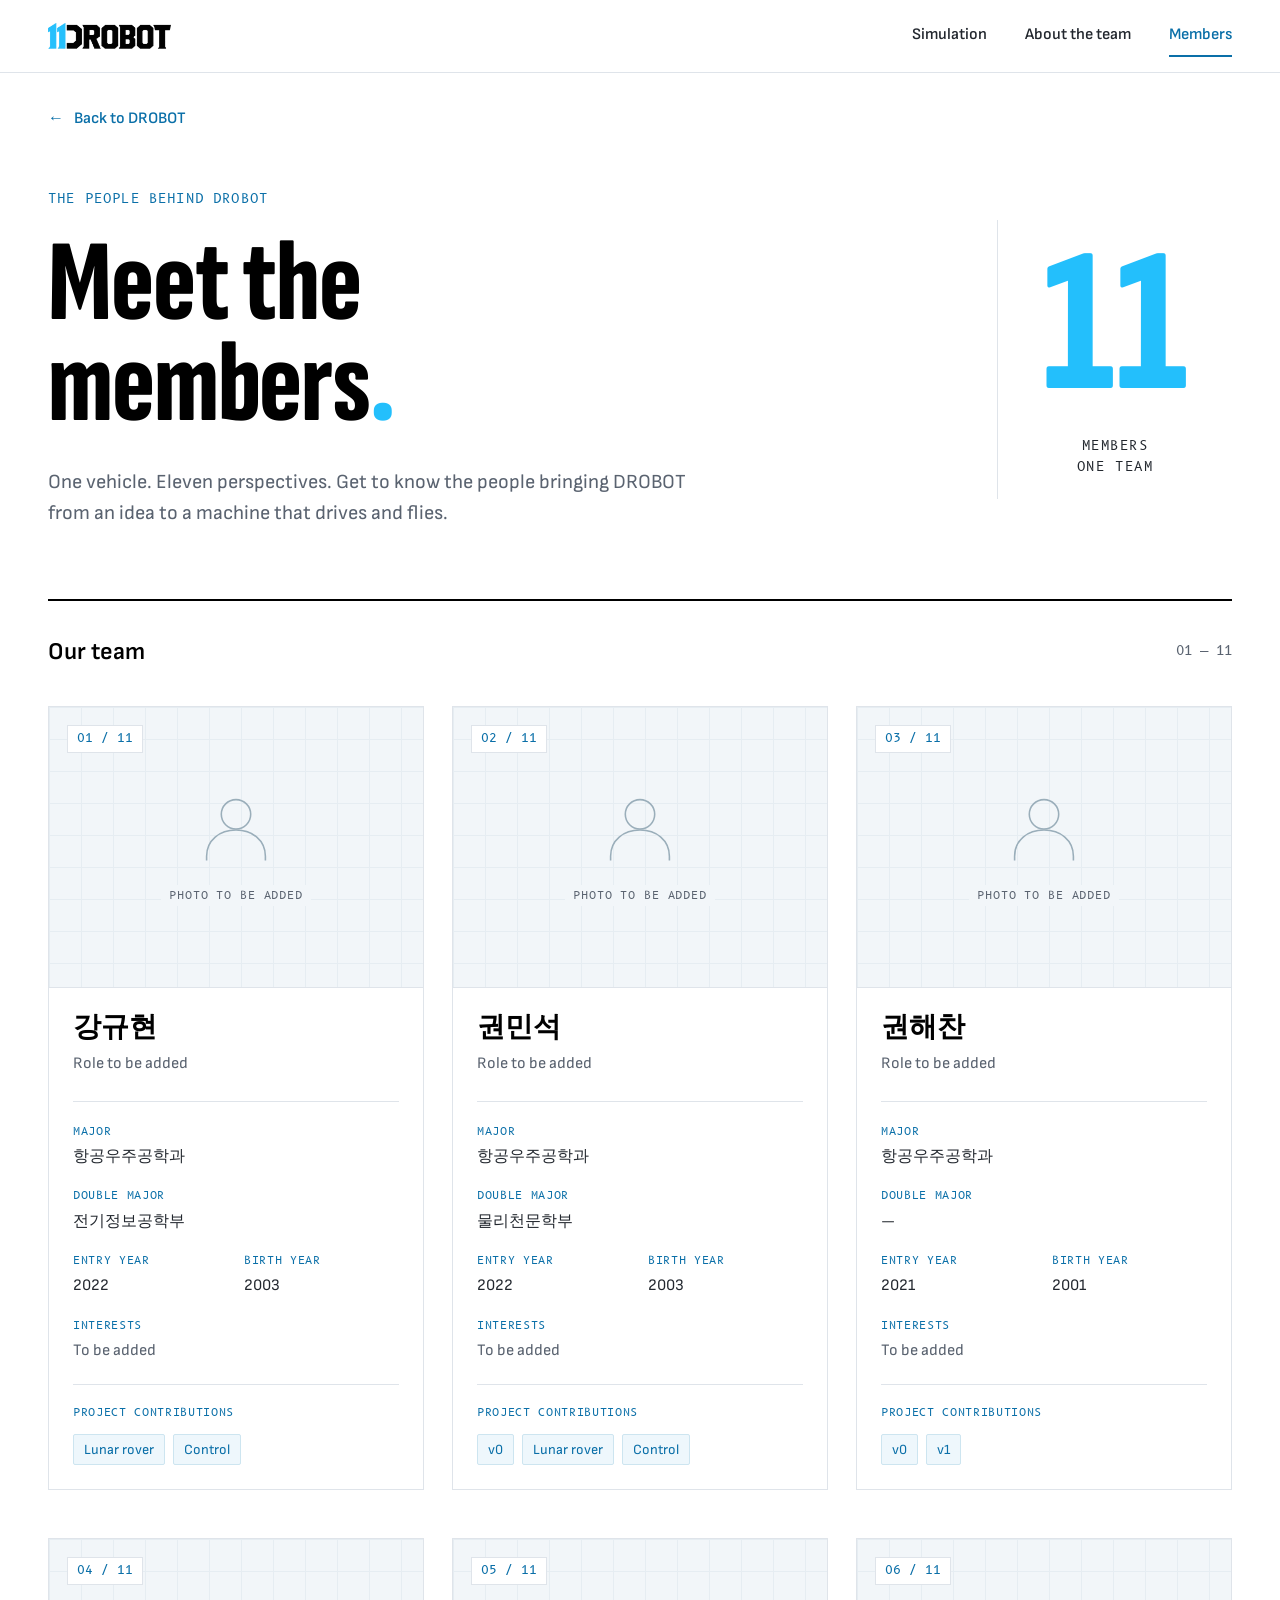
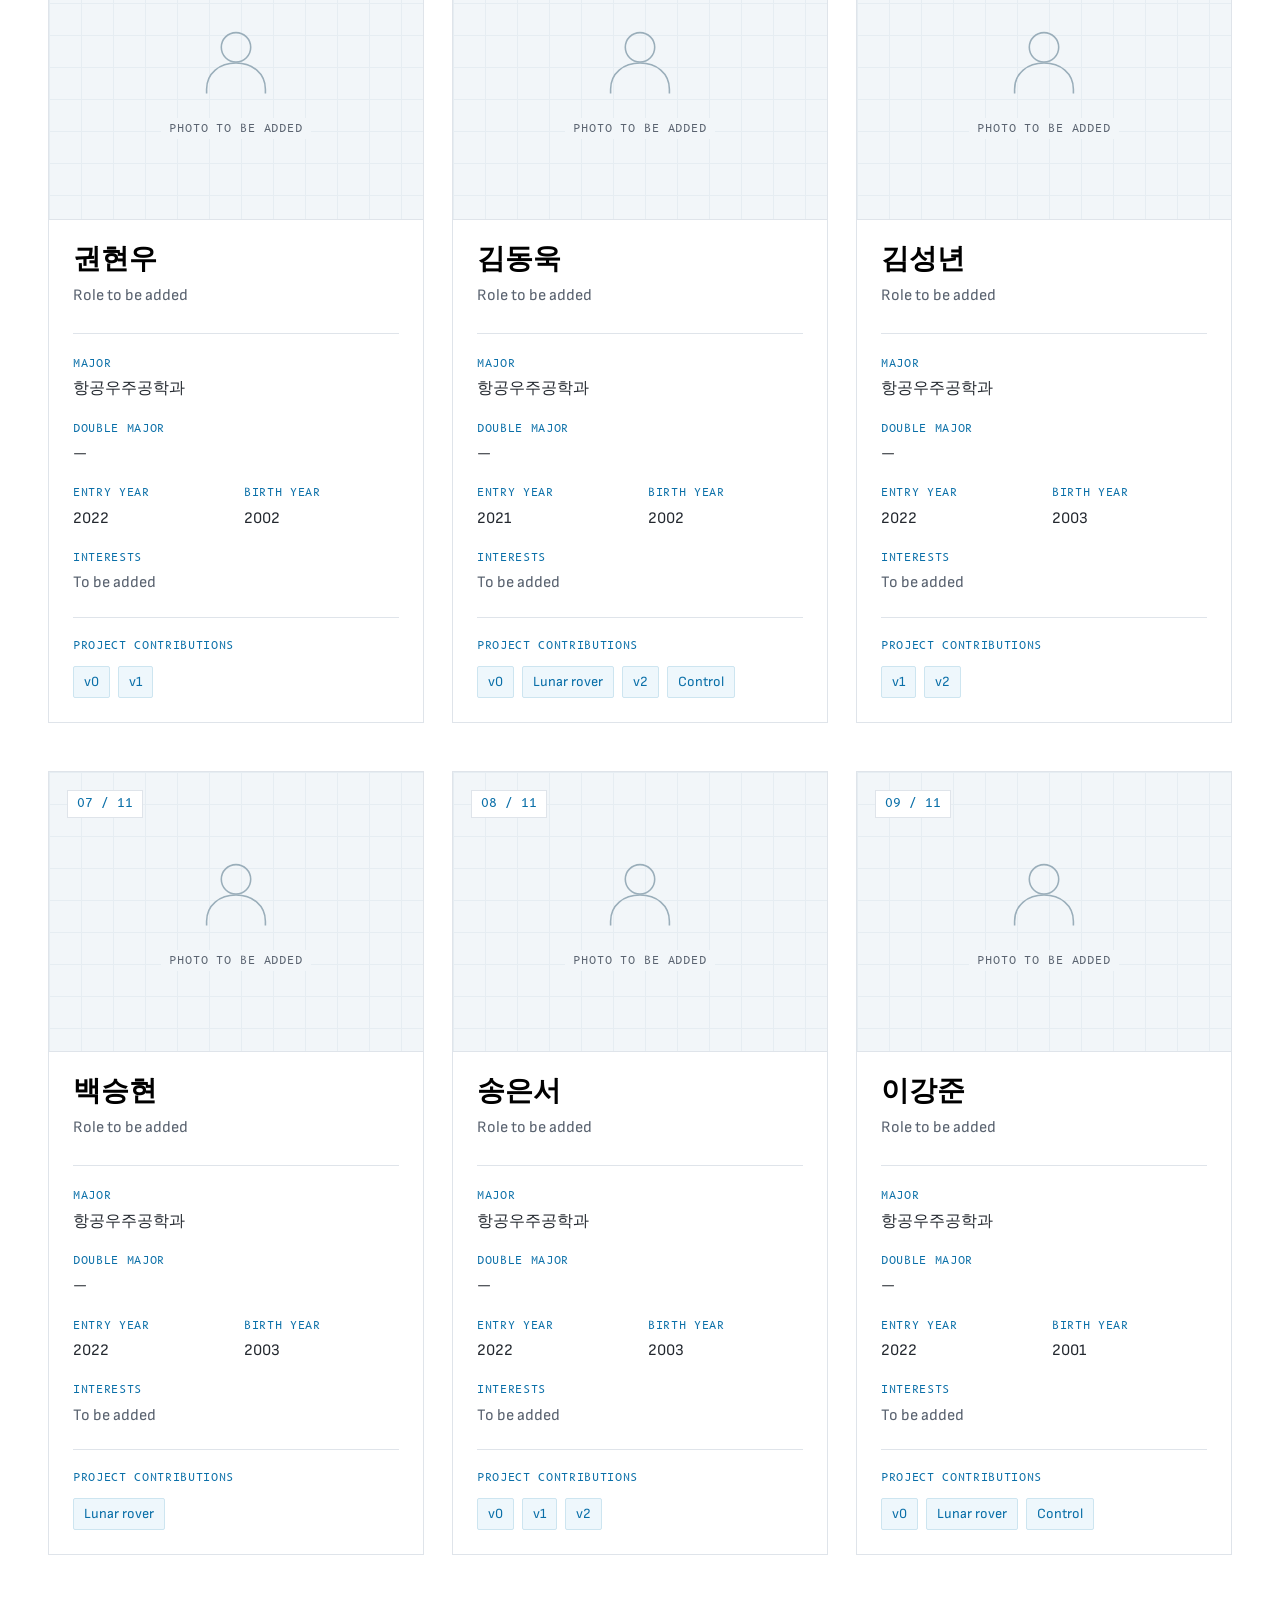
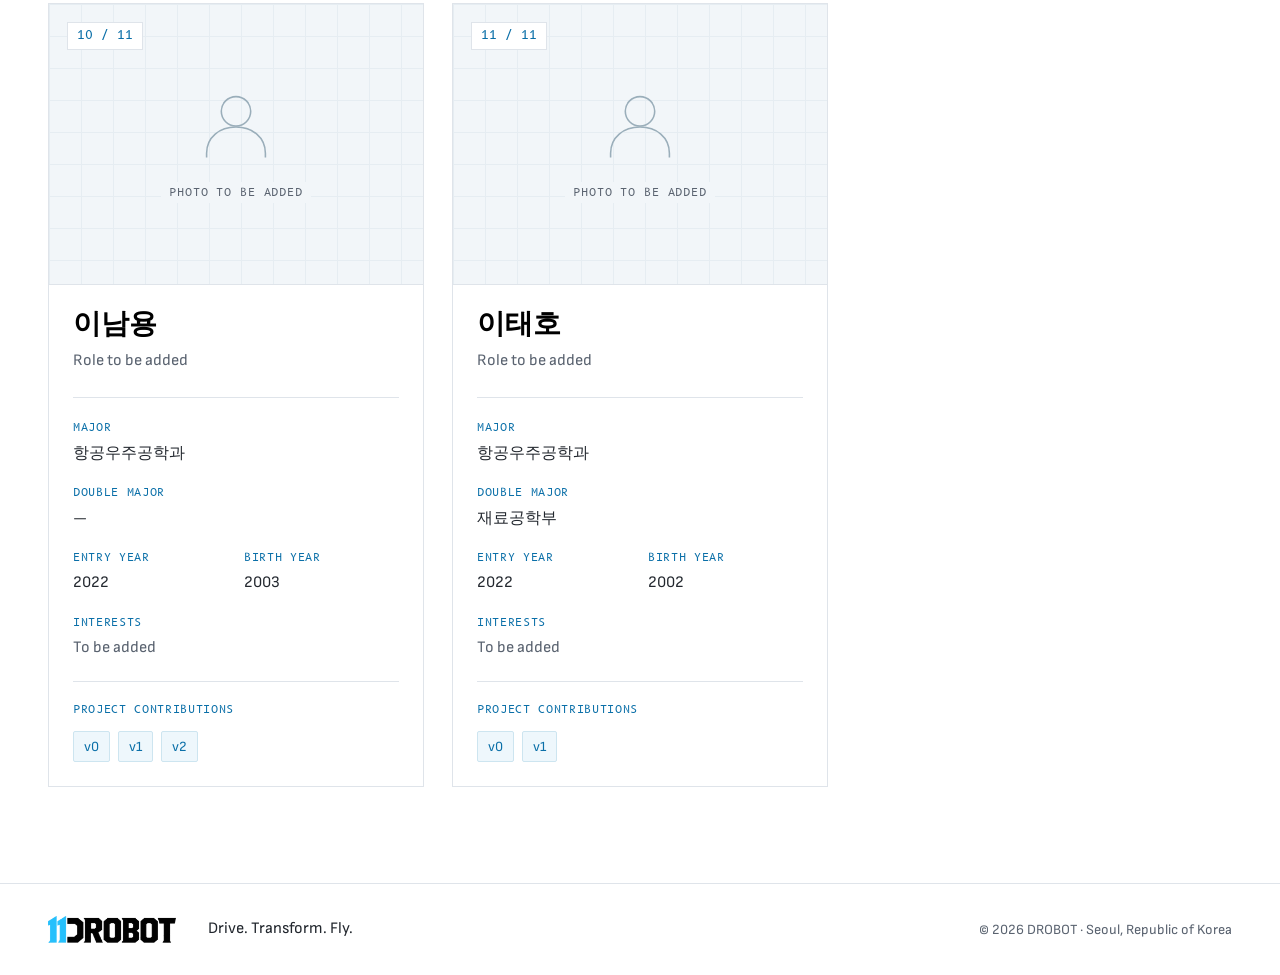
<file: members.html>
<!doctype html>
<html lang="en">
<head>
  <meta charset="utf-8">
  <meta name="viewport" content="width=device-width, initial-scale=1">
  <meta name="description" content="Meet the 11 people behind DROBOT. Explore their backgrounds, interests, and contributions to the project.">
  <meta name="theme-color" content="#ffffff">
  <title>Meet the members | DROBOT</title>
  <link rel="icon" href="data:image/svg+xml,%3Csvg xmlns='http://www.w3.org/2000/svg' viewBox='0 0 32 32'%3E%3Crect width='32' height='32' fill='%23000'/%3E%3Ccircle cx='16' cy='16' r='9' fill='none' stroke='%2323bffc' stroke-width='4'/%3E%3C/svg%3E">
  <link rel="stylesheet" href="assets/team-fonts.css">
  <link rel="stylesheet" href="assets/members.css">
</head>
<body>
  <a class="skip-link" href="#members">Skip to members</a>
  <header class="nav">
    <div class="wrap nav-inner">
      <a class="nav-logo" href="index.html#top" aria-label="DROBOT home"><img src="assets/drobot-logo.png" alt="DROBOT" width="921" height="195"></a>
      <nav aria-label="Main navigation">
        <a href="drobot-simulation.html">Simulation</a>
        <a href="index.html#contact">About the team</a>
        <a class="nav-current" href="members.html" aria-current="page">Members</a>
      </nav>
    </div>
  </header>
  <main class="wrap" id="top">
    <a class="back-link" href="index.html#contact"><span aria-hidden="true">←</span> Back to DROBOT</a>
    <section class="team-intro" aria-labelledby="team-title">
      <div>
        <p class="eyebrow">THE PEOPLE BEHIND DROBOT</p>
        <h1 id="team-title">Meet the<br>members<span class="blue">.</span></h1>
        <p class="intro-copy">One vehicle. Eleven perspectives. Get to know the people bringing DROBOT from an idea to a machine that drives and flies.</p>
      </div>
      <div class="team-count"><span class="count-number">11</span><span class="count-caption">MEMBERS<br>ONE TEAM</span></div>
    </section>
    <section class="team-section" id="members" aria-labelledby="roster-title">
      <div class="section-heading"><h2 id="roster-title">Our team</h2><span>01 — 11</span></div>
      <div class="members-grid">
        <!-- 가나다순 (Korean alphabetical order). Add each member's photo, role, and interests below. -->
        <article class="member" aria-labelledby="member-01-name">
          <div class="member-photo">
            <!-- Replace this placeholder with <img src="assets/member-01.jpg" alt="Portrait of 강규현" loading="lazy" width="800" height="600">. -->
            <div class="portrait-placeholder" role="img" aria-label="강규현 photo to be added">
              <svg viewBox="0 0 80 80" fill="none" aria-hidden="true"><circle cx="40" cy="26" r="14" stroke="currentColor" stroke-width="1.5"/><path d="M12 70v-4c0-15.5 12.5-25 28-25s28 9.5 28 25v4" stroke="currentColor" stroke-width="1.5"/></svg>
              <span>PHOTO TO BE ADDED</span>
            </div>
            <span class="member-number">01 / 11</span>
          </div>
          <div class="member-body">
            <h3 id="member-01-name" lang="ko">강규현</h3>
            <p class="member-role">Role to be added</p>
            <dl class="member-facts">
              <div class="wide"><dt>Major</dt><dd lang="ko">항공우주공학과</dd></div>
              <div class="wide"><dt>Double major</dt><dd lang="ko">전기정보공학부</dd></div>
              <div><dt>Entry year</dt><dd>2022</dd></div>
              <div><dt>Birth year</dt><dd>2003</dd></div>
              <div class="wide"><dt>Interests</dt><dd class="pending">To be added</dd></div>
            </dl>
            <div class="contributions"><h4>Project contributions</h4><ul class="project-tags"><li>Lunar rover</li><li>Control</li></ul></div>
          </div>
        </article>
        <article class="member" aria-labelledby="member-02-name">
          <div class="member-photo">
            <!-- Replace this placeholder with <img src="assets/member-02.jpg" alt="Portrait of 권민석" loading="lazy" width="800" height="600">. -->
            <div class="portrait-placeholder" role="img" aria-label="권민석 photo to be added">
              <svg viewBox="0 0 80 80" fill="none" aria-hidden="true"><circle cx="40" cy="26" r="14" stroke="currentColor" stroke-width="1.5"/><path d="M12 70v-4c0-15.5 12.5-25 28-25s28 9.5 28 25v4" stroke="currentColor" stroke-width="1.5"/></svg>
              <span>PHOTO TO BE ADDED</span>
            </div>
            <span class="member-number">02 / 11</span>
          </div>
          <div class="member-body">
            <h3 id="member-02-name" lang="ko">권민석</h3>
            <p class="member-role">Role to be added</p>
            <dl class="member-facts">
              <div class="wide"><dt>Major</dt><dd lang="ko">항공우주공학과</dd></div>
              <div class="wide"><dt>Double major</dt><dd lang="ko">물리천문학부</dd></div>
              <div><dt>Entry year</dt><dd>2022</dd></div>
              <div><dt>Birth year</dt><dd>2003</dd></div>
              <div class="wide"><dt>Interests</dt><dd class="pending">To be added</dd></div>
            </dl>
            <div class="contributions"><h4>Project contributions</h4><ul class="project-tags"><li>v0</li><li>Lunar rover</li><li>Control</li></ul></div>
          </div>
        </article>
        <article class="member" aria-labelledby="member-03-name">
          <div class="member-photo">
            <!-- Replace this placeholder with <img src="assets/member-03.jpg" alt="Portrait of 권해찬" loading="lazy" width="800" height="600">. -->
            <div class="portrait-placeholder" role="img" aria-label="권해찬 photo to be added">
              <svg viewBox="0 0 80 80" fill="none" aria-hidden="true"><circle cx="40" cy="26" r="14" stroke="currentColor" stroke-width="1.5"/><path d="M12 70v-4c0-15.5 12.5-25 28-25s28 9.5 28 25v4" stroke="currentColor" stroke-width="1.5"/></svg>
              <span>PHOTO TO BE ADDED</span>
            </div>
            <span class="member-number">03 / 11</span>
          </div>
          <div class="member-body">
            <h3 id="member-03-name" lang="ko">권해찬</h3>
            <p class="member-role">Role to be added</p>
            <dl class="member-facts">
              <div class="wide"><dt>Major</dt><dd lang="ko">항공우주공학과</dd></div>
              <div class="wide"><dt>Double major</dt><dd lang="ko">—</dd></div>
              <div><dt>Entry year</dt><dd>2021</dd></div>
              <div><dt>Birth year</dt><dd>2001</dd></div>
              <div class="wide"><dt>Interests</dt><dd class="pending">To be added</dd></div>
            </dl>
            <div class="contributions"><h4>Project contributions</h4><ul class="project-tags"><li>v0</li><li>v1</li></ul></div>
          </div>
        </article>
        <article class="member" aria-labelledby="member-04-name">
          <div class="member-photo">
            <!-- Replace this placeholder with <img src="assets/member-04.jpg" alt="Portrait of 권현우" loading="lazy" width="800" height="600">. -->
            <div class="portrait-placeholder" role="img" aria-label="권현우 photo to be added">
              <svg viewBox="0 0 80 80" fill="none" aria-hidden="true"><circle cx="40" cy="26" r="14" stroke="currentColor" stroke-width="1.5"/><path d="M12 70v-4c0-15.5 12.5-25 28-25s28 9.5 28 25v4" stroke="currentColor" stroke-width="1.5"/></svg>
              <span>PHOTO TO BE ADDED</span>
            </div>
            <span class="member-number">04 / 11</span>
          </div>
          <div class="member-body">
            <h3 id="member-04-name" lang="ko">권현우</h3>
            <p class="member-role">Role to be added</p>
            <dl class="member-facts">
              <div class="wide"><dt>Major</dt><dd lang="ko">항공우주공학과</dd></div>
              <div class="wide"><dt>Double major</dt><dd lang="ko">—</dd></div>
              <div><dt>Entry year</dt><dd>2022</dd></div>
              <div><dt>Birth year</dt><dd>2002</dd></div>
              <div class="wide"><dt>Interests</dt><dd class="pending">To be added</dd></div>
            </dl>
            <div class="contributions"><h4>Project contributions</h4><ul class="project-tags"><li>v0</li><li>v1</li></ul></div>
          </div>
        </article>
        <article class="member" aria-labelledby="member-05-name">
          <div class="member-photo">
            <!-- Replace this placeholder with <img src="assets/member-05.jpg" alt="Portrait of 김동욱" loading="lazy" width="800" height="600">. -->
            <div class="portrait-placeholder" role="img" aria-label="김동욱 photo to be added">
              <svg viewBox="0 0 80 80" fill="none" aria-hidden="true"><circle cx="40" cy="26" r="14" stroke="currentColor" stroke-width="1.5"/><path d="M12 70v-4c0-15.5 12.5-25 28-25s28 9.5 28 25v4" stroke="currentColor" stroke-width="1.5"/></svg>
              <span>PHOTO TO BE ADDED</span>
            </div>
            <span class="member-number">05 / 11</span>
          </div>
          <div class="member-body">
            <h3 id="member-05-name" lang="ko">김동욱</h3>
            <p class="member-role">Role to be added</p>
            <dl class="member-facts">
              <div class="wide"><dt>Major</dt><dd lang="ko">항공우주공학과</dd></div>
              <div class="wide"><dt>Double major</dt><dd lang="ko">—</dd></div>
              <div><dt>Entry year</dt><dd>2021</dd></div>
              <div><dt>Birth year</dt><dd>2002</dd></div>
              <div class="wide"><dt>Interests</dt><dd class="pending">To be added</dd></div>
            </dl>
            <div class="contributions"><h4>Project contributions</h4><ul class="project-tags"><li>v0</li><li>Lunar rover</li><li>v2</li><li>Control</li></ul></div>
          </div>
        </article>
        <article class="member" aria-labelledby="member-06-name">
          <div class="member-photo">
            <!-- Replace this placeholder with <img src="assets/member-06.jpg" alt="Portrait of 김성년" loading="lazy" width="800" height="600">. -->
            <div class="portrait-placeholder" role="img" aria-label="김성년 photo to be added">
              <svg viewBox="0 0 80 80" fill="none" aria-hidden="true"><circle cx="40" cy="26" r="14" stroke="currentColor" stroke-width="1.5"/><path d="M12 70v-4c0-15.5 12.5-25 28-25s28 9.5 28 25v4" stroke="currentColor" stroke-width="1.5"/></svg>
              <span>PHOTO TO BE ADDED</span>
            </div>
            <span class="member-number">06 / 11</span>
          </div>
          <div class="member-body">
            <h3 id="member-06-name" lang="ko">김성년</h3>
            <p class="member-role">Role to be added</p>
            <dl class="member-facts">
              <div class="wide"><dt>Major</dt><dd lang="ko">항공우주공학과</dd></div>
              <div class="wide"><dt>Double major</dt><dd lang="ko">—</dd></div>
              <div><dt>Entry year</dt><dd>2022</dd></div>
              <div><dt>Birth year</dt><dd>2003</dd></div>
              <div class="wide"><dt>Interests</dt><dd class="pending">To be added</dd></div>
            </dl>
            <div class="contributions"><h4>Project contributions</h4><ul class="project-tags"><li>v1</li><li>v2</li></ul></div>
          </div>
        </article>
        <article class="member" aria-labelledby="member-07-name">
          <div class="member-photo">
            <!-- Replace this placeholder with <img src="assets/member-07.jpg" alt="Portrait of 백승현" loading="lazy" width="800" height="600">. -->
            <div class="portrait-placeholder" role="img" aria-label="백승현 photo to be added">
              <svg viewBox="0 0 80 80" fill="none" aria-hidden="true"><circle cx="40" cy="26" r="14" stroke="currentColor" stroke-width="1.5"/><path d="M12 70v-4c0-15.5 12.5-25 28-25s28 9.5 28 25v4" stroke="currentColor" stroke-width="1.5"/></svg>
              <span>PHOTO TO BE ADDED</span>
            </div>
            <span class="member-number">07 / 11</span>
          </div>
          <div class="member-body">
            <h3 id="member-07-name" lang="ko">백승현</h3>
            <p class="member-role">Role to be added</p>
            <dl class="member-facts">
              <div class="wide"><dt>Major</dt><dd lang="ko">항공우주공학과</dd></div>
              <div class="wide"><dt>Double major</dt><dd lang="ko">—</dd></div>
              <div><dt>Entry year</dt><dd>2022</dd></div>
              <div><dt>Birth year</dt><dd>2003</dd></div>
              <div class="wide"><dt>Interests</dt><dd class="pending">To be added</dd></div>
            </dl>
            <div class="contributions"><h4>Project contributions</h4><ul class="project-tags"><li>Lunar rover</li></ul></div>
          </div>
        </article>
        <article class="member" aria-labelledby="member-08-name">
          <div class="member-photo">
            <!-- Replace this placeholder with <img src="assets/member-08.jpg" alt="Portrait of 송은서" loading="lazy" width="800" height="600">. -->
            <div class="portrait-placeholder" role="img" aria-label="송은서 photo to be added">
              <svg viewBox="0 0 80 80" fill="none" aria-hidden="true"><circle cx="40" cy="26" r="14" stroke="currentColor" stroke-width="1.5"/><path d="M12 70v-4c0-15.5 12.5-25 28-25s28 9.5 28 25v4" stroke="currentColor" stroke-width="1.5"/></svg>
              <span>PHOTO TO BE ADDED</span>
            </div>
            <span class="member-number">08 / 11</span>
          </div>
          <div class="member-body">
            <h3 id="member-08-name" lang="ko">송은서</h3>
            <p class="member-role">Role to be added</p>
            <dl class="member-facts">
              <div class="wide"><dt>Major</dt><dd lang="ko">항공우주공학과</dd></div>
              <div class="wide"><dt>Double major</dt><dd lang="ko">—</dd></div>
              <div><dt>Entry year</dt><dd>2022</dd></div>
              <div><dt>Birth year</dt><dd>2003</dd></div>
              <div class="wide"><dt>Interests</dt><dd class="pending">To be added</dd></div>
            </dl>
            <div class="contributions"><h4>Project contributions</h4><ul class="project-tags"><li>v0</li><li>v1</li><li>v2</li></ul></div>
          </div>
        </article>
        <article class="member" aria-labelledby="member-09-name">
          <div class="member-photo">
            <!-- Replace this placeholder with <img src="assets/member-09.jpg" alt="Portrait of 이강준" loading="lazy" width="800" height="600">. -->
            <div class="portrait-placeholder" role="img" aria-label="이강준 photo to be added">
              <svg viewBox="0 0 80 80" fill="none" aria-hidden="true"><circle cx="40" cy="26" r="14" stroke="currentColor" stroke-width="1.5"/><path d="M12 70v-4c0-15.5 12.5-25 28-25s28 9.5 28 25v4" stroke="currentColor" stroke-width="1.5"/></svg>
              <span>PHOTO TO BE ADDED</span>
            </div>
            <span class="member-number">09 / 11</span>
          </div>
          <div class="member-body">
            <h3 id="member-09-name" lang="ko">이강준</h3>
            <p class="member-role">Role to be added</p>
            <dl class="member-facts">
              <div class="wide"><dt>Major</dt><dd lang="ko">항공우주공학과</dd></div>
              <div class="wide"><dt>Double major</dt><dd lang="ko">—</dd></div>
              <div><dt>Entry year</dt><dd>2022</dd></div>
              <div><dt>Birth year</dt><dd>2001</dd></div>
              <div class="wide"><dt>Interests</dt><dd class="pending">To be added</dd></div>
            </dl>
            <div class="contributions"><h4>Project contributions</h4><ul class="project-tags"><li>v0</li><li>Lunar rover</li><li>Control</li></ul></div>
          </div>
        </article>
        <article class="member" aria-labelledby="member-10-name">
          <div class="member-photo">
            <!-- Replace this placeholder with <img src="assets/member-10.jpg" alt="Portrait of 이남용" loading="lazy" width="800" height="600">. -->
            <div class="portrait-placeholder" role="img" aria-label="이남용 photo to be added">
              <svg viewBox="0 0 80 80" fill="none" aria-hidden="true"><circle cx="40" cy="26" r="14" stroke="currentColor" stroke-width="1.5"/><path d="M12 70v-4c0-15.5 12.5-25 28-25s28 9.5 28 25v4" stroke="currentColor" stroke-width="1.5"/></svg>
              <span>PHOTO TO BE ADDED</span>
            </div>
            <span class="member-number">10 / 11</span>
          </div>
          <div class="member-body">
            <h3 id="member-10-name" lang="ko">이남용</h3>
            <p class="member-role">Role to be added</p>
            <dl class="member-facts">
              <div class="wide"><dt>Major</dt><dd lang="ko">항공우주공학과</dd></div>
              <div class="wide"><dt>Double major</dt><dd lang="ko">—</dd></div>
              <div><dt>Entry year</dt><dd>2022</dd></div>
              <div><dt>Birth year</dt><dd>2003</dd></div>
              <div class="wide"><dt>Interests</dt><dd class="pending">To be added</dd></div>
            </dl>
            <div class="contributions"><h4>Project contributions</h4><ul class="project-tags"><li>v0</li><li>v1</li><li>v2</li></ul></div>
          </div>
        </article>
        <article class="member" aria-labelledby="member-11-name">
          <div class="member-photo">
            <!-- Replace this placeholder with <img src="assets/member-11.jpg" alt="Portrait of 이태호" loading="lazy" width="800" height="600">. -->
            <div class="portrait-placeholder" role="img" aria-label="이태호 photo to be added">
              <svg viewBox="0 0 80 80" fill="none" aria-hidden="true"><circle cx="40" cy="26" r="14" stroke="currentColor" stroke-width="1.5"/><path d="M12 70v-4c0-15.5 12.5-25 28-25s28 9.5 28 25v4" stroke="currentColor" stroke-width="1.5"/></svg>
              <span>PHOTO TO BE ADDED</span>
            </div>
            <span class="member-number">11 / 11</span>
          </div>
          <div class="member-body">
            <h3 id="member-11-name" lang="ko">이태호</h3>
            <p class="member-role">Role to be added</p>
            <dl class="member-facts">
              <div class="wide"><dt>Major</dt><dd lang="ko">항공우주공학과</dd></div>
              <div class="wide"><dt>Double major</dt><dd lang="ko">재료공학부</dd></div>
              <div><dt>Entry year</dt><dd>2022</dd></div>
              <div><dt>Birth year</dt><dd>2002</dd></div>
              <div class="wide"><dt>Interests</dt><dd class="pending">To be added</dd></div>
            </dl>
            <div class="contributions"><h4>Project contributions</h4><ul class="project-tags"><li>v0</li><li>v1</li></ul></div>
          </div>
        </article>
      </div>
    </section>
  </main>
  <footer class="footer">
    <div class="wrap footer-inner"><a href="index.html#top"><img src="assets/drobot-logo.png" alt="DROBOT" width="921" height="195"></a><p>Drive. Transform. Fly.</p><span>© 2026 DROBOT · Seoul, Republic of Korea</span></div>
  </footer>
</body>
</html>
</file>
<file: assets/team-fonts.css>
@font-face{font-family:"Sofia Sans";src:url(drobot-font-1.woff2) format("woff2");font-weight:100 1000;font-display:swap}
@font-face{font-family:"Sofia Sans XC";src:url(drobot-font-2.woff2) format("woff2");font-weight:100 1000;font-display:swap}
@font-face{font-family:"B612 Mono";src:url(drobot-font-3.woff2) format("woff2");font-weight:400;font-display:swap}
</file>
<file: assets/members.css>
:root{--ink:#000;--text:#22272e;--quiet:#5a6370;--rule:#dfe4ea;--signal:#23bffc;--signal-deep:#0a6fa8;--gutter:clamp(20px,4vw,48px);--body:"Sofia Sans","Helvetica Neue",Arial,sans-serif;--display:"Sofia Sans XC","Arial Narrow","Helvetica Neue",Arial,sans-serif;--mono:"B612 Mono",ui-monospace,Menlo,monospace}
*,*::before,*::after{box-sizing:border-box}
html{scroll-behavior:smooth;scroll-padding-top:92px;-webkit-text-size-adjust:100%}
body{margin:0;background:#fff;color:var(--text);font:18px/1.55 var(--body);-webkit-font-smoothing:antialiased}
a{color:inherit}h1,h2,h3,p,dl,dd,figure{margin:0}img{display:block;max-width:100%;height:auto}
:focus-visible{outline:3px solid var(--signal);outline-offset:5px}
.wrap{max-width:1560px;margin-inline:auto;padding-inline:var(--gutter)}
.skip-link{position:fixed;top:10px;left:20px;z-index:100;transform:translateY(-180%);background:#000;color:#fff;padding:10px 20px}.skip-link:focus{transform:none}
.nav{position:sticky;top:0;z-index:50;background:#fff;border-bottom:1px solid var(--rule)}
.nav-inner{min-height:72px;display:flex;align-items:center;justify-content:space-between;gap:24px}
.nav-logo img{width:auto;height:26px}.nav nav{display:flex;align-items:center;gap:clamp(18px,3vw,38px)}
.nav nav a{font-size:16px;font-weight:600;text-decoration:none;padding:8px 0;border-bottom:2px solid transparent}.nav nav a:hover{border-bottom-color:#000}.nav nav .nav-current{color:var(--signal-deep);border-bottom-color:var(--signal-deep)}
.back-link{display:inline-flex;align-items:center;gap:10px;margin-top:34px;text-decoration:none;color:var(--signal-deep);font-size:16px;font-weight:600}.back-link:hover{text-decoration:underline;text-underline-offset:4px}
.team-intro{display:grid;grid-template-columns:minmax(0,1fr) auto;gap:48px;align-items:center;padding-block:58px 70px;border-bottom:2px solid var(--ink)}
.eyebrow{font:13px/1.4 var(--mono);letter-spacing:.09em;color:var(--signal-deep);margin-bottom:26px}
h1{font:800 clamp(72px,9vw,140px)/.88 var(--display);color:#000;letter-spacing:-.01em}.blue{color:var(--signal)}
.intro-copy{max-width:34em;color:var(--quiet);margin-top:30px;font-size:20px}
.team-count{display:flex;flex-direction:column;align-items:center;min-width:210px;padding:20px 44px;border-left:1px solid var(--rule)}
.count-number{font:800 clamp(120px,16vw,230px)/.85 var(--display);color:var(--signal)}.count-caption{font:13px/1.65 var(--mono);letter-spacing:.12em;margin-top:22px;text-align:center}
.team-section{padding-block:32px 96px}.section-heading{display:flex;align-items:center;justify-content:space-between;gap:24px;margin-bottom:36px}.section-heading h2{font-size:24px;font-weight:650;color:#000}.section-heading>span{font:13px var(--mono);color:var(--quiet)}
.members-grid{display:grid;grid-template-columns:repeat(3,minmax(0,1fr));gap:48px 28px}
.member{min-width:0;border:1px solid var(--rule);background:#fff}
.member-photo{position:relative;aspect-ratio:4/3;overflow:hidden;background:#f2f6f9;border-bottom:1px solid var(--rule)}
.member-photo>img{width:100%;height:100%;object-fit:cover}.portrait-placeholder{height:100%;display:flex;flex-direction:column;align-items:center;justify-content:center;gap:14px;background-image:linear-gradient(#e6edf2 1px,transparent 1px),linear-gradient(90deg,#e6edf2 1px,transparent 1px);background-size:32px 32px}
.portrait-placeholder svg{width:84px;height:84px;color:#9aaeba}.portrait-placeholder>span{font:11px var(--mono);letter-spacing:.08em;color:var(--quiet);background:#f2f6f9;padding:3px 8px}
.member-number{position:absolute;left:18px;top:18px;background:#fff;border:1px solid var(--rule);padding:4px 9px;font:12px/1.5 var(--mono);color:var(--signal-deep)}
.member-body{padding:24px}.member h3{font-size:28px;font-weight:650;line-height:1.15;overflow-wrap:anywhere;color:#000}.member-role{margin-top:8px;font-size:16px;color:var(--quiet)}
.member-facts{display:grid;grid-template-columns:minmax(0,1fr) minmax(0,1fr);gap:20px 16px;margin-top:24px;padding-top:22px;border-top:1px solid var(--rule)}
.member-facts .wide{grid-column:1/-1}.member-facts dt{font:11px/1.5 var(--mono);letter-spacing:.06em;color:var(--signal-deep);text-transform:uppercase}.member-facts dd{margin-top:5px;line-height:1.45;font-size:16px;overflow-wrap:anywhere}.pending{color:var(--quiet)}
.contributions{margin-top:22px;padding-top:20px;border-top:1px solid var(--rule)}.contributions h4{margin:0 0 8px;font:11px/1.5 var(--mono);letter-spacing:.06em;color:var(--signal-deep);text-transform:uppercase}.contributions p{font-size:16px;line-height:1.5;overflow-wrap:anywhere}
.project-tags{display:flex;flex-wrap:wrap;gap:8px;list-style:none;padding:0;margin:12px 0 0}.project-tags li{padding:5px 10px;border:1px solid #cde5f0;background:#eef7fc;color:var(--signal-deep);font-size:14px;line-height:1.4;border-radius:2px}
.footer{border-top:1px solid var(--rule);padding-block:32px}.footer-inner{display:flex;align-items:center;flex-wrap:wrap;gap:20px 32px}.footer img{width:128px}.footer p{font-size:16px}.footer span{margin-left:auto;font-size:14px;color:var(--quiet)}
@media(min-width:1600px){.member-photo{aspect-ratio:5/4}}
@media(max-width:1000px){.members-grid{grid-template-columns:repeat(2,minmax(0,1fr))}.team-count{min-width:160px;padding-inline:24px}}
@media(max-width:620px){.nav-inner{min-height:100px;flex-wrap:wrap;justify-content:center;gap:10px;padding-block:14px}.nav-logo{margin-right:auto}.nav nav{width:100%;justify-content:space-between;gap:14px}.nav nav a{font-size:15px;padding:4px 0}.back-link{margin-top:24px}.team-intro{gap:20px;padding-block:36px 40px;grid-template-columns:minmax(0,1fr)}h1{font-size:clamp(70px,18vw,112px)}.intro-copy{font-size:18px}.eyebrow{font-size:11px;margin-bottom:20px}.team-count{border-left:0;border-top:1px solid var(--rule);flex-direction:row;justify-content:flex-start;gap:22px;padding:24px 0 0;margin-top:8px;min-width:0}.count-number{font-size:80px}.count-caption{text-align:left;margin-top:0;font-size:11px}.members-grid{grid-template-columns:minmax(0,1fr);gap:28px}.member-photo{aspect-ratio:4/3}.member-body{padding:22px}.section-heading{margin-bottom:24px}.team-section{padding-bottom:56px}.footer-inner{align-items:flex-start;flex-direction:column;gap:12px}.footer span{margin-left:0}}
@media(prefers-reduced-motion:reduce){html{scroll-behavior:auto}}
</file>
